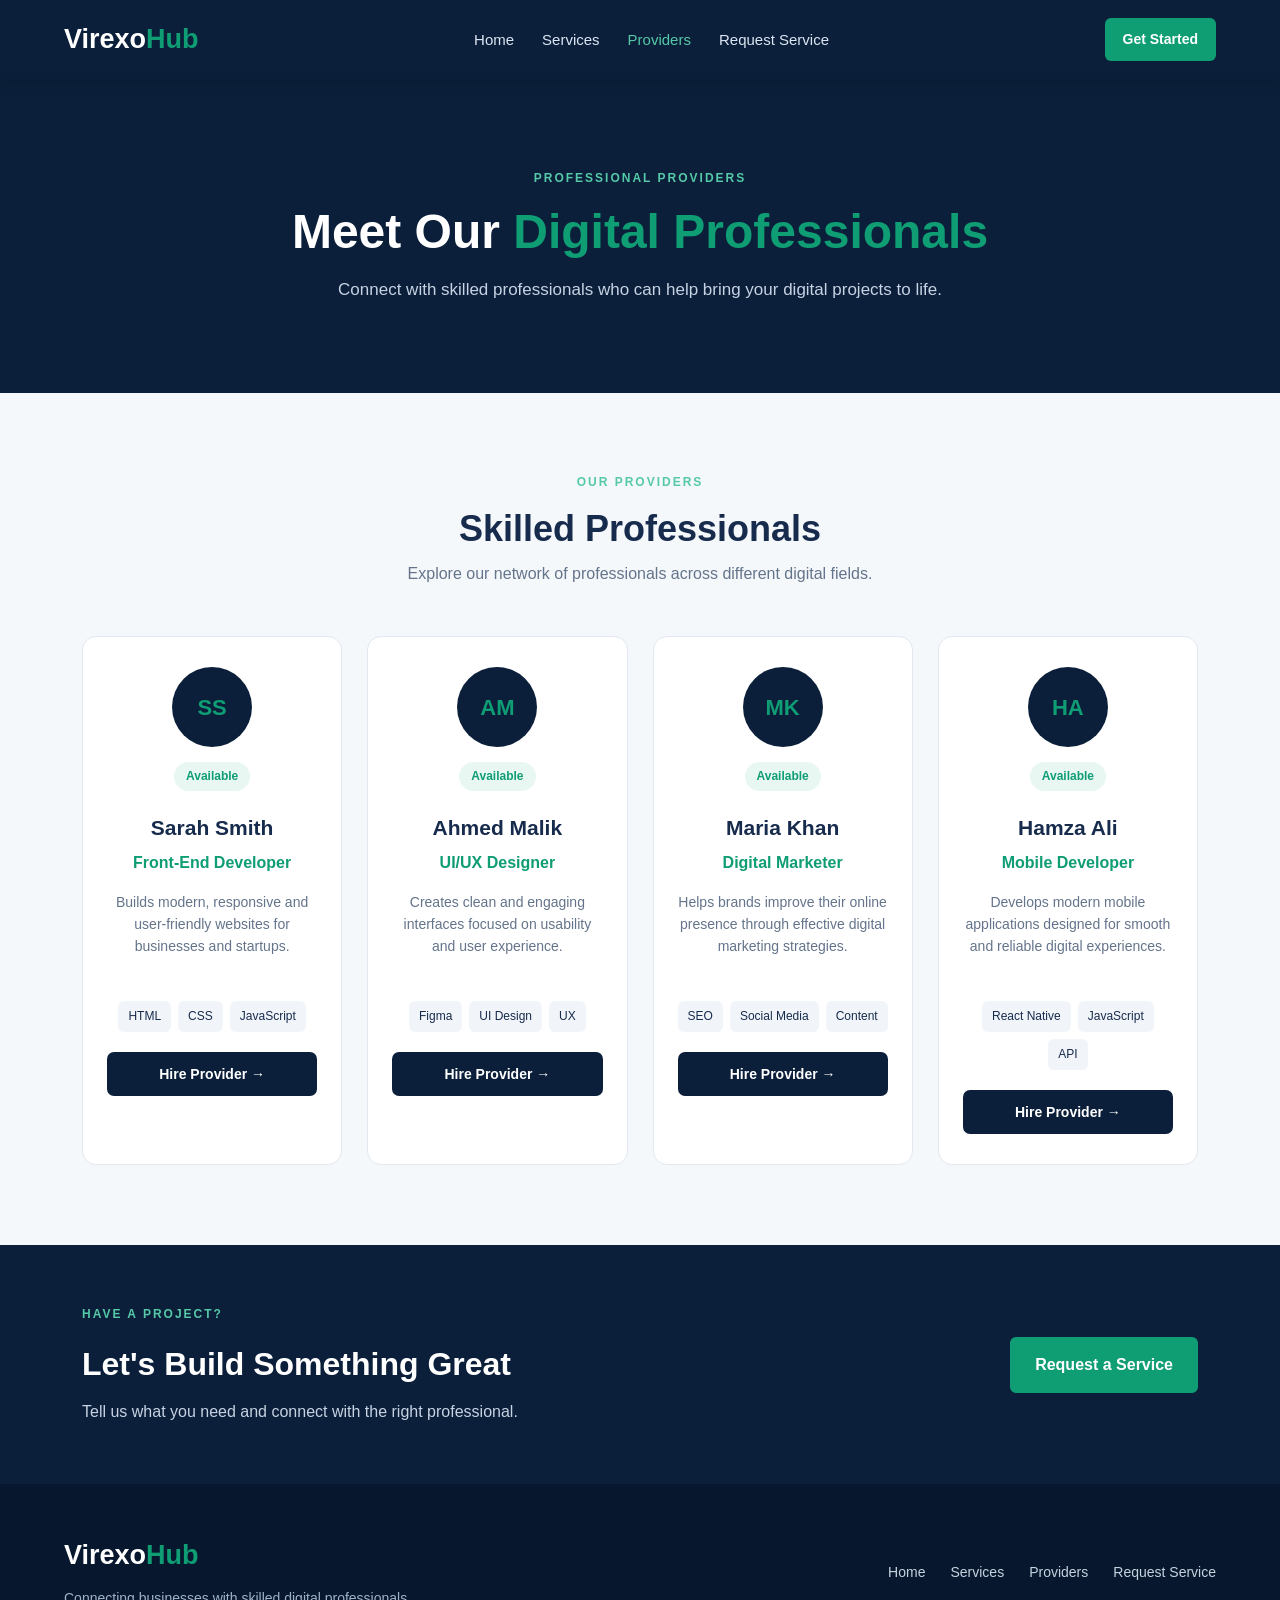
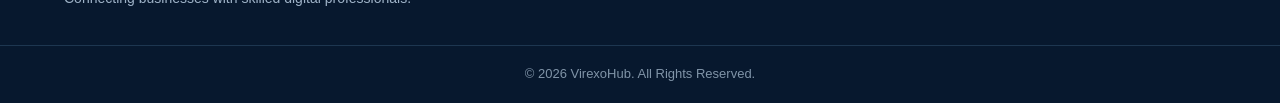
<file: providers.html>
<!DOCTYPE html>
<html lang="en">

<head>
    <meta charset="UTF-8">
    <meta name="viewport" content="width=device-width, initial-scale=1.0">

    <title>VirexoHub | Providers</title>

    <link rel="stylesheet" href="css/style.css">
    <link rel="stylesheet" href="css/providers.css">
    <link rel="stylesheet" href="css/responsive.css">
</head>

<body>

    <!-- =========================
         HEADER
    ========================== -->

    <header class="header">

        <div class="container nav">

            <a href="index.html" class="logo">
                Virexo<span>Hub</span>
            </a>

            <nav class="nav-links">

                <a href="index.html">
                    Home
                </a>

                <a href="services.html">
                    Services
                </a>

                <a href="providers.html" class="active">
                    Providers
                </a>

                <a href="request.html">
                    Request Service
                </a>

            </nav>

            <a href="request.html" class="nav-button">
                Get Started
            </a>

        </div>

    </header>


    <!-- =========================
         PROVIDERS HERO
    ========================== -->

    <main>

        <section class="providers-hero">

            <div class="container providers-hero-content">

                <p class="section-tag">
                    PROFESSIONAL PROVIDERS
                </p>

                <h1>
                    Meet Our
                    <span>Digital Professionals</span>
                </h1>

                <p>
                    Connect with skilled professionals who can
                    help bring your digital projects to life.
                </p>

            </div>

        </section>


        <!-- =========================
             PROVIDERS SECTION
        ========================== -->

        <section class="providers-section">

            <div class="container">

                <div class="section-heading">

                    <p class="section-tag">
                        OUR PROVIDERS
                    </p>

                    <h2>
                        Skilled Professionals
                    </h2>

                    <p>
                        Explore our network of professionals
                        across different digital fields.
                    </p>

                </div>


                <!-- =========================
                     PROVIDERS GRID
                ========================== -->

                <div class="providers-grid">


                    <!-- PROVIDER 1 -->

                    <article class="provider-card">

                        <div class="provider-avatar">
                            SS
                        </div>

                        <span class="provider-status">
                            Available
                        </span>

                        <h3>
                            Sarah Smith
                        </h3>

                        <p class="provider-role">
                            Front-End Developer
                        </p>

                        <p class="provider-description">
                            Builds modern, responsive and
                            user-friendly websites for businesses
                            and startups.
                        </p>

                        <div class="provider-skills">

                            <span>HTML</span>
                            <span>CSS</span>
                            <span>JavaScript</span>

                        </div>

                        <a href="request.html" class="provider-button">
                            Hire Provider →
                        </a>

                    </article>


                    <!-- PROVIDER 2 -->

                    <article class="provider-card">

                        <div class="provider-avatar">
                            AM
                        </div>

                        <span class="provider-status">
                            Available
                        </span>

                        <h3>
                            Ahmed Malik
                        </h3>

                        <p class="provider-role">
                            UI/UX Designer
                        </p>

                        <p class="provider-description">
                            Creates clean and engaging interfaces
                            focused on usability and user experience.
                        </p>

                        <div class="provider-skills">

                            <span>Figma</span>
                            <span>UI Design</span>
                            <span>UX</span>

                        </div>

                        <a href="request.html" class="provider-button">
                            Hire Provider →
                        </a>

                    </article>


                    <!-- PROVIDER 3 -->

                    <article class="provider-card">

                        <div class="provider-avatar">
                            MK
                        </div>

                        <span class="provider-status">
                            Available
                        </span>

                        <h3>
                            Maria Khan
                        </h3>

                        <p class="provider-role">
                            Digital Marketer
                        </p>

                        <p class="provider-description">
                            Helps brands improve their online
                            presence through effective digital
                            marketing strategies.
                        </p>

                        <div class="provider-skills">

                            <span>SEO</span>
                            <span>Social Media</span>
                            <span>Content</span>

                        </div>

                        <a href="request.html" class="provider-button">
                            Hire Provider →
                        </a>

                    </article>


                    <!-- PROVIDER 4 -->

                    <article class="provider-card">

                        <div class="provider-avatar">
                            HA
                        </div>

                        <span class="provider-status">
                            Available
                        </span>

                        <h3>
                            Hamza Ali
                        </h3>

                        <p class="provider-role">
                            Mobile Developer
                        </p>

                        <p class="provider-description">
                            Develops modern mobile applications
                            designed for smooth and reliable
                            digital experiences.
                        </p>

                        <div class="provider-skills">

                            <span>React Native</span>
                            <span>JavaScript</span>
                            <span>API</span>

                        </div>

                        <a href="request.html" class="provider-button">
                            Hire Provider →
                        </a>

                    </article>

                </div>

            </div>

        </section>


        <!-- =========================
             CTA
        ========================== -->

        <section class="providers-cta">

            <div class="container">

                <div class="providers-cta-content">

                    <div>

                        <p class="section-tag">
                            HAVE A PROJECT?
                        </p>

                        <h2>
                            Let's Build Something Great
                        </h2>

                        <p>
                            Tell us what you need and connect
                            with the right professional.
                        </p>

                    </div>

                    <a href="request.html" class="btn primary-btn">
                        Request a Service
                    </a>

                </div>

            </div>

        </section>

    </main>


    <!-- =========================
         FOOTER
    ========================== -->

    <footer class="footer">

        <div class="container footer-content">

            <div>

                <a href="index.html" class="logo">
                    Virexo<span>Hub</span>
                </a>

                <p>
                    Connecting businesses with skilled
                    digital professionals.
                </p>

            </div>

            <div class="footer-links">

                <a href="index.html">
                    Home
                </a>

                <a href="services.html">
                    Services
                </a>

                <a href="providers.html">
                    Providers
                </a>

                <a href="request.html">
                    Request Service
                </a>

            </div>

        </div>

        <div class="footer-bottom">

            <p>
                © 2026 VirexoHub. All Rights Reserved.
            </p>

        </div>

    </footer>

</body>

</html>
</file>
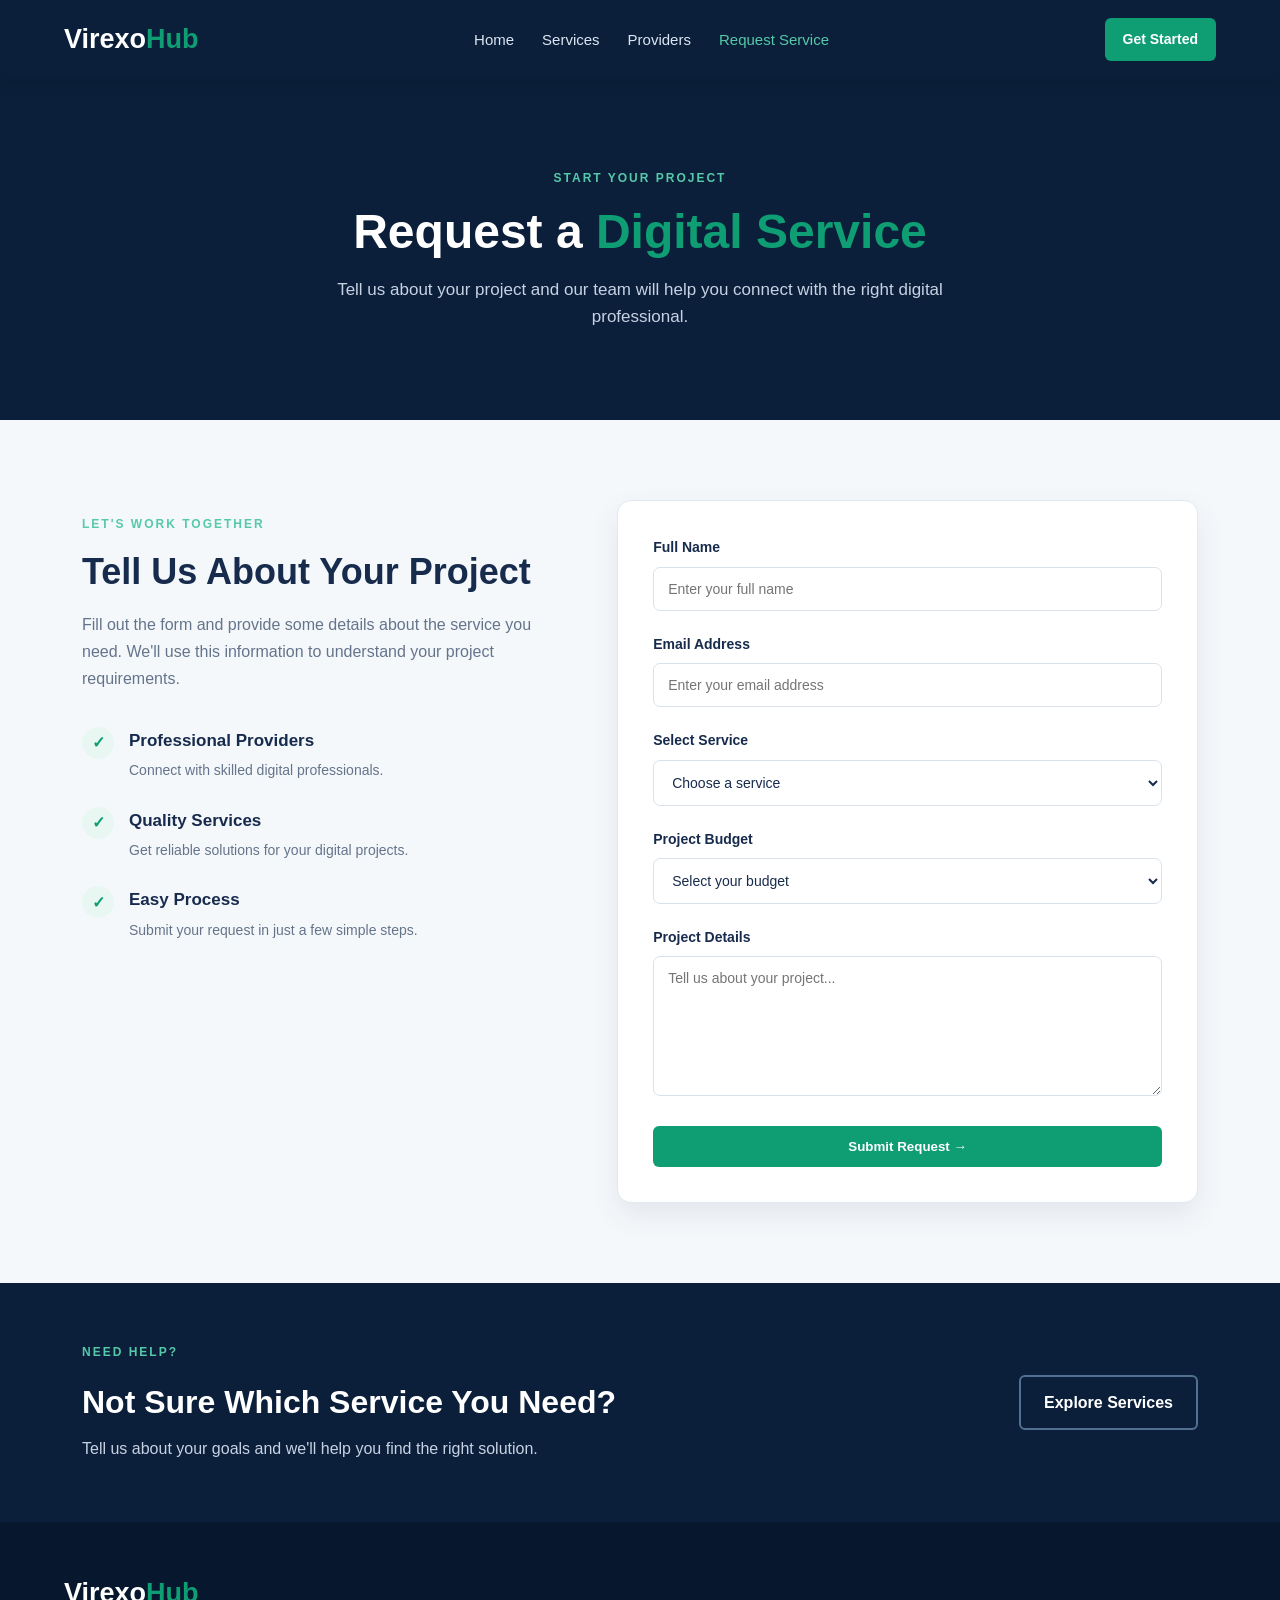
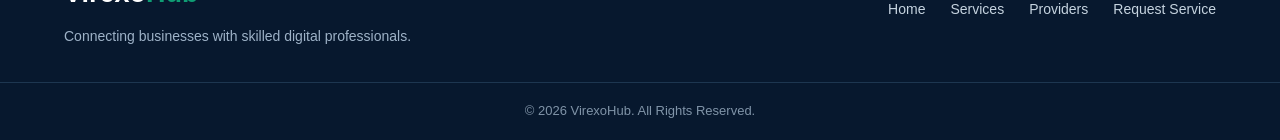
<file: request.html>
<!DOCTYPE html>
<html lang="en">

<head>
    <meta charset="UTF-8">
    <meta name="viewport" content="width=device-width, initial-scale=1.0">

    <title>VirexoHub | Request Service</title>

    <link rel="stylesheet" href="css/style.css">
    <link rel="stylesheet" href="css/request.css">
    <link rel="stylesheet" href="css/responsive.css">
</head>

<body>

    <!-- =========================
         HEADER
    ========================== -->

    <header class="header">

        <div class="container nav">

            <a href="index.html" class="logo">
                Virexo<span>Hub</span>
            </a>

            <nav class="nav-links">

                <a href="index.html">Home</a>

                <a href="services.html">Services</a>

                <a href="providers.html">Providers</a>

                <a href="request.html" class="active">
                    Request Service
                </a>

            </nav>

            <a href="request.html" class="nav-button">
                Get Started
            </a>

        </div>

    </header>


    <!-- =========================
         REQUEST HERO
    ========================== -->

    <main>

        <section class="request-hero">

            <div class="container request-hero-content">

                <p class="section-tag">
                    START YOUR PROJECT
                </p>

                <h1>
                    Request a
                    <span>Digital Service</span>
                </h1>

                <p>
                    Tell us about your project and our team
                    will help you connect with the right
                    digital professional.
                </p>

            </div>

        </section>


        <!-- =========================
             REQUEST FORM SECTION
        ========================== -->

        <section class="request-section">

            <div class="container request-wrapper">


                <!-- LEFT INFORMATION -->

                <div class="request-info">

                    <p class="section-tag">
                        LET'S WORK TOGETHER
                    </p>

                    <h2>
                        Tell Us About Your Project
                    </h2>

                    <p>
                        Fill out the form and provide some
                        details about the service you need.
                        We'll use this information to understand
                        your project requirements.
                    </p>


                    <div class="request-features">

                        <div class="request-feature">

                            <span class="feature-icon">
                                ✓
                            </span>

                            <div>
                                <h3>
                                    Professional Providers
                                </h3>

                                <p>
                                    Connect with skilled digital
                                    professionals.
                                </p>
                            </div>

                        </div>


                        <div class="request-feature">

                            <span class="feature-icon">
                                ✓
                            </span>

                            <div>
                                <h3>
                                    Quality Services
                                </h3>

                                <p>
                                    Get reliable solutions for
                                    your digital projects.
                                </p>
                            </div>

                        </div>


                        <div class="request-feature">

                            <span class="feature-icon">
                                ✓
                            </span>

                            <div>
                                <h3>
                                    Easy Process
                                </h3>

                                <p>
                                    Submit your request in
                                    just a few simple steps.
                                </p>
                            </div>

                        </div>

                    </div>

                </div>


                <!-- =========================
                     REQUEST FORM
                ========================== -->

                <div class="request-form-card">

                    <form id="serviceRequestForm" novalidate>

                        <!-- NAME -->

                        <div class="form-group">

                            <label for="name">
                                Full Name
                            </label>

                            <input
                                type="text"
                                id="name"
                                name="name"
                                placeholder="Enter your full name"
                                required
                            >

                        </div>


                        <!-- EMAIL -->

                        <div class="form-group">

                            <label for="email">
                                Email Address
                            </label>

                            <input
                                type="email"
                                id="email"
                                name="email"
                                placeholder="Enter your email address"
                                required
                            >

                        </div>


                        <!-- SERVICE -->

                        <div class="form-group">

                            <label for="service">
                                Select Service
                            </label>

                            <select
                                id="service"
                                name="service"
                                required
                            >

                                <option value="">
                                    Choose a service
                                </option>

                                <option value="web-development">
                                    Web Development
                                </option>

                                <option value="ui-ux">
                                    UI/UX Design
                                </option>

                                <option value="graphic-design">
                                    Graphic Design
                                </option>

                                <option value="mobile-development">
                                    Mobile App Development
                                </option>

                                <option value="digital-marketing">
                                    Digital Marketing
                                </option>

                            </select>

                        </div>


                        <!-- BUDGET -->

                        <div class="form-group">

                            <label for="budget">
                                Project Budget
                            </label>

                            <select
                                id="budget"
                                name="budget"
                                required
                            >

                                <option value="">
                                    Select your budget
                                </option>

                                <option value="under-100">
                                    Under $100
                                </option>

                                <option value="100-250">
                                    $100 - $250
                                </option>

                                <option value="250-500">
                                    $250 - $500
                                </option>

                                <option value="500-1000">
                                    $500 - $1,000
                                </option>

                                <option value="1000-plus">
                                    $1,000+
                                </option>

                            </select>

                        </div>


                        <!-- PROJECT DETAILS -->

                        <div class="form-group">

                            <label for="message">
                                Project Details
                            </label>

                            <textarea
                                id="message"
                                name="message"
                                rows="6"
                                placeholder="Tell us about your project..."
                                required
                            ></textarea>

                        </div>


                        <!-- SUBMIT -->

                        <button
                            type="submit"
                            class="btn primary-btn form-submit"
                        >
                            Submit Request →
                        </button>


                        <!-- FORM MESSAGE -->

                        <div
                            id="formMessage"
                            class="form-message"
                        ></div>

                    </form>

                </div>

            </div>

        </section>


        <!-- =========================
             CTA
        ========================== -->

        <section class="request-cta">

            <div class="container">

                <div class="request-cta-content">

                    <div>

                        <p class="section-tag">
                            NEED HELP?
                        </p>

                        <h2>
                            Not Sure Which Service You Need?
                        </h2>

                        <p>
                            Tell us about your goals and we'll
                            help you find the right solution.
                        </p>

                    </div>

                    <a
                        href="services.html"
                        class="btn secondary-btn"
                    >
                        Explore Services
                    </a>

                </div>

            </div>

        </section>

    </main>


    <!-- =========================
         FOOTER
    ========================== -->

    <footer class="footer">

        <div class="container footer-content">

            <div>

                <a href="index.html" class="logo">
                    Virexo<span>Hub</span>
                </a>

                <p>
                    Connecting businesses with skilled
                    digital professionals.
                </p>

            </div>

            <div class="footer-links">

                <a href="index.html">
                    Home
                </a>

                <a href="services.html">
                    Services
                </a>

                <a href="providers.html">
                    Providers
                </a>

                <a href="request.html">
                    Request Service
                </a>

            </div>

        </div>

        <div class="footer-bottom">

            <p>
                © 2026 VirexoHub. All Rights Reserved.
            </p>

        </div>

    </footer>


    <script src="js/form.js"></script>

</body>

</html>
</file>
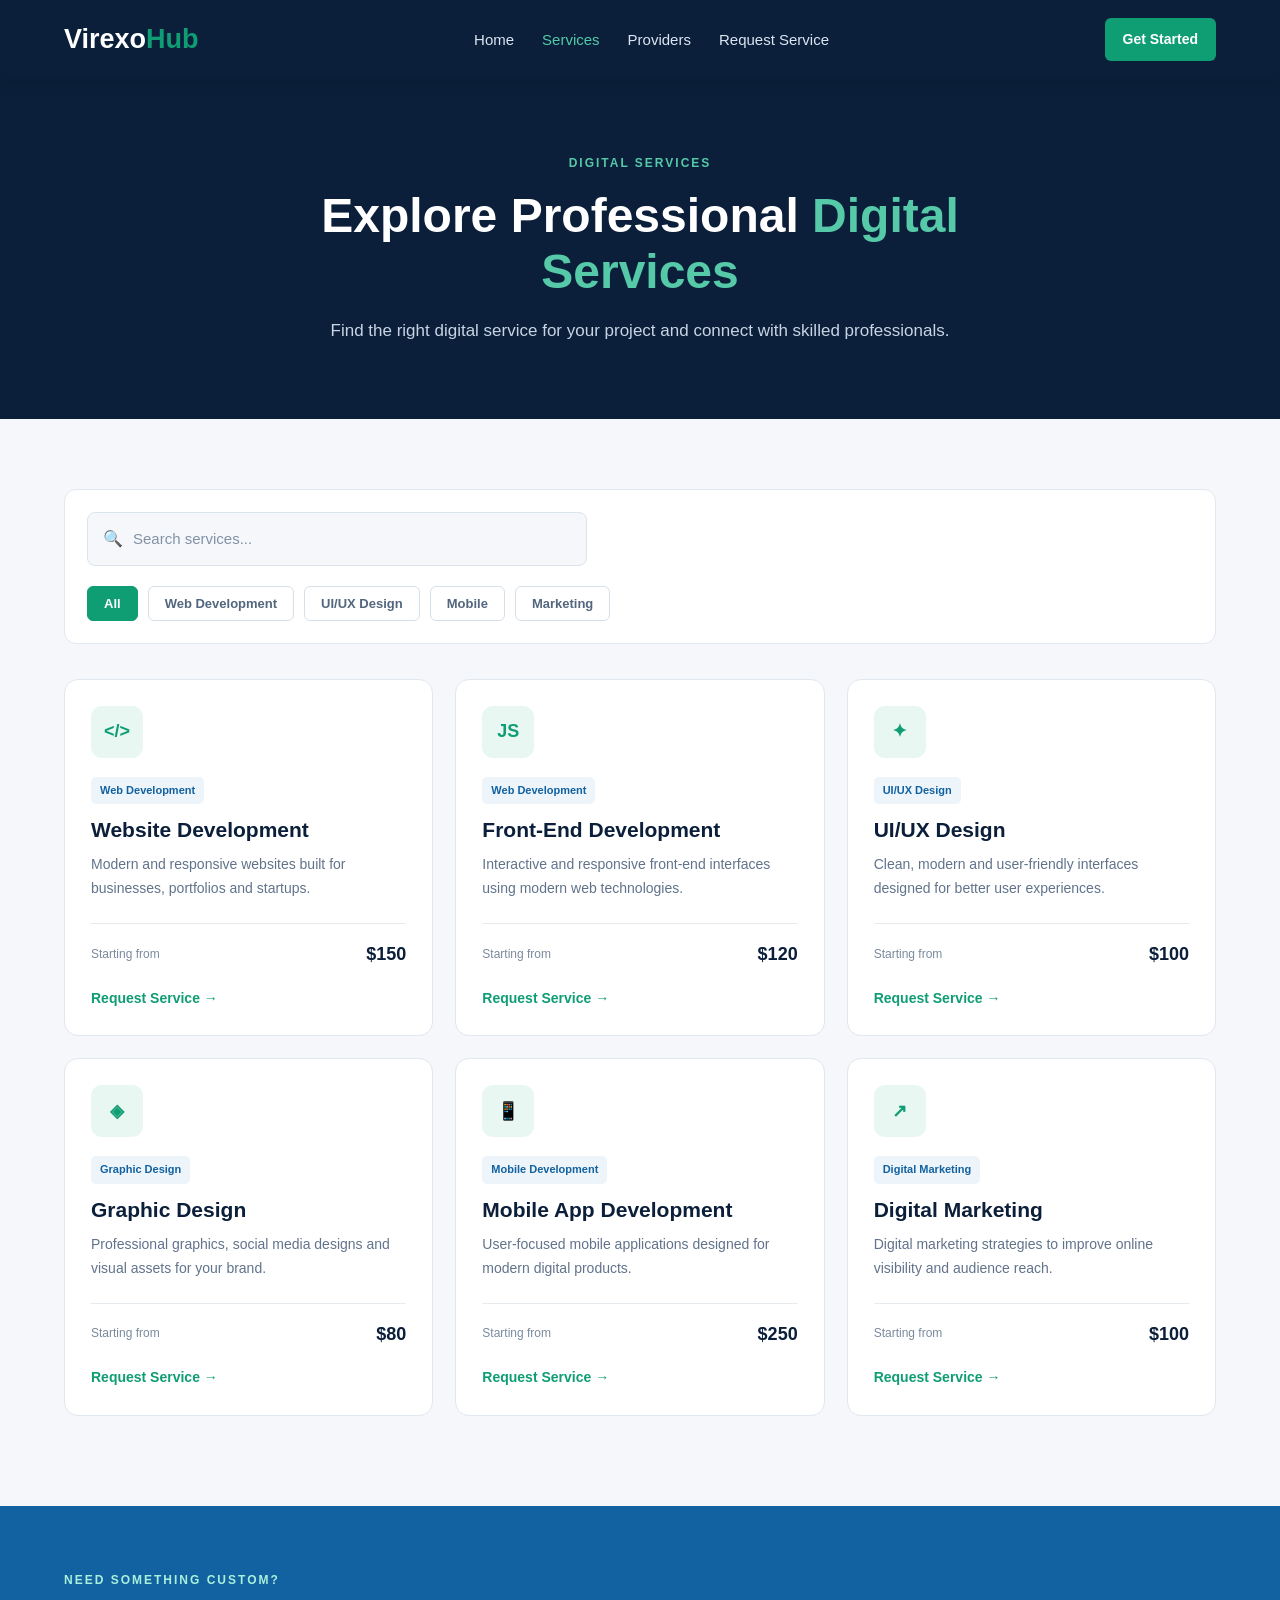
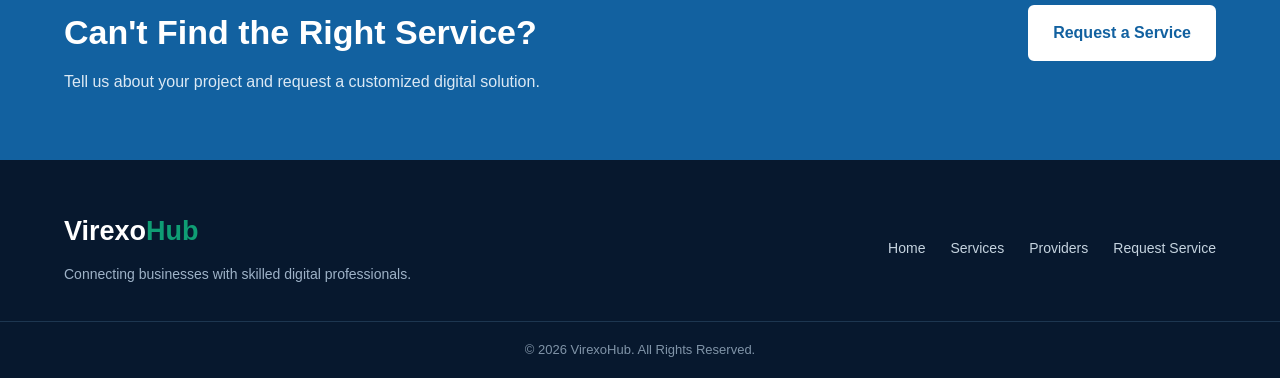
<file: services.html>
<!DOCTYPE html>
<html lang="en">
<head>
    <meta charset="UTF-8">
    <meta name="viewport" content="width=device-width, initial-scale=1.0">

    <title>VirexoHub | Services</title>

    <link rel="stylesheet" href="css/style.css">
    <link rel="stylesheet" href="css/services.css">
    <link rel="stylesheet" href="css/responsive.css">
</head>

<body>

    <!-- =========================
         HEADER
    ========================== -->

    <header class="header">

        <div class="container nav">

            <a href="index.html" class="logo">
                Virexo<span>Hub</span>
            </a>

            <nav class="nav-links">

                <a href="index.html">
                    Home
                </a>

                <a href="services.html" class="active">
                    Services
                </a>

                <a href="providers.html">
                    Providers
                </a>

                <a href="request.html">
                    Request Service
                </a>

            </nav>

            <a href="request.html" class="nav-button">
                Get Started
            </a>

        </div>

    </header>


    <!-- =========================
         SERVICES HERO
    ========================== -->

    <main>

        <section class="services-hero">

            <div class="container services-hero-content">

                <p class="section-tag">
                    DIGITAL SERVICES
                </p>

                <h1>
                    Explore Professional
                    <span>Digital Services</span>
                </h1>

                <p>
                    Find the right digital service for your project
                    and connect with skilled professionals.
                </p>

            </div>

        </section>


        <!-- =========================
             SEARCH & FILTER
        ========================== -->

        <section class="services-section">

            <div class="container">

                <div class="service-tools">

                    <div class="service-search">

                        <span>🔍</span>

                        <input
                            type="text"
                            id="serviceSearch"
                            placeholder="Search services..."
                        >

                    </div>


                    <div class="service-filter">

                        <button
                            class="filter-btn active"
                            data-category="all">
                            All
                        </button>

                        <button
                            class="filter-btn"
                            data-category="web">
                            Web Development
                        </button>

                        <button
                            class="filter-btn"
                            data-category="design">
                            UI/UX Design
                        </button>

                        <button
                            class="filter-btn"
                            data-category="mobile">
                            Mobile
                        </button>

                        <button
                            class="filter-btn"
                            data-category="marketing">
                            Marketing
                        </button>

                    </div>

                </div>


                <!-- =========================
                     SERVICE CARDS
                ========================== -->

                <div class="services-grid">


                    <!-- CARD 1 -->

                    <article
                        class="market-service-card"
                        data-category="web">

                        <div class="market-service-icon">
                            &lt;/&gt;
                        </div>

                        <span class="service-label">
                            Web Development
                        </span>

                        <h3>
                            Website Development
                        </h3>

                        <p>
                            Modern and responsive websites built
                            for businesses, portfolios and startups.
                        </p>

                        <div class="service-info">

                            <span>
                                Starting from
                            </span>

                            <strong>
                                $150
                            </strong>

                        </div>

                        <a href="request.html"
                           class="service-action">
                            Request Service →
                        </a>

                    </article>


                    <!-- CARD 2 -->

                    <article
                        class="market-service-card"
                        data-category="web">

                        <div class="market-service-icon">
                            JS
                        </div>

                        <span class="service-label">
                            Web Development
                        </span>

                        <h3>
                            Front-End Development
                        </h3>

                        <p>
                            Interactive and responsive front-end
                            interfaces using modern web technologies.
                        </p>

                        <div class="service-info">

                            <span>
                                Starting from
                            </span>

                            <strong>
                                $120
                            </strong>

                        </div>

                        <a href="request.html"
                           class="service-action">
                            Request Service →
                        </a>

                    </article>


                    <!-- CARD 3 -->

                    <article
                        class="market-service-card"
                        data-category="design">

                        <div class="market-service-icon">
                            ✦
                        </div>

                        <span class="service-label">
                            UI/UX Design
                        </span>

                        <h3>
                            UI/UX Design
                        </h3>

                        <p>
                            Clean, modern and user-friendly interfaces
                            designed for better user experiences.
                        </p>

                        <div class="service-info">

                            <span>
                                Starting from
                            </span>

                            <strong>
                                $100
                            </strong>

                        </div>

                        <a href="request.html"
                           class="service-action">
                            Request Service →
                        </a>

                    </article>


                    <!-- CARD 4 -->

                    <article
                        class="market-service-card"
                        data-category="design">

                        <div class="market-service-icon">
                            ◈
                        </div>

                        <span class="service-label">
                            Graphic Design
                        </span>

                        <h3>
                            Graphic Design
                        </h3>

                        <p>
                            Professional graphics, social media designs
                            and visual assets for your brand.
                        </p>

                        <div class="service-info">

                            <span>
                                Starting from
                            </span>

                            <strong>
                                $80
                            </strong>

                        </div>

                        <a href="request.html"
                           class="service-action">
                            Request Service →
                        </a>

                    </article>


                    <!-- CARD 5 -->

                    <article
                        class="market-service-card"
                        data-category="mobile">

                        <div class="market-service-icon">
                            📱
                        </div>

                        <span class="service-label">
                            Mobile Development
                        </span>

                        <h3>
                            Mobile App Development
                        </h3>

                        <p>
                            User-focused mobile applications designed
                            for modern digital products.
                        </p>

                        <div class="service-info">

                            <span>
                                Starting from
                            </span>

                            <strong>
                                $250
                            </strong>

                        </div>

                        <a href="request.html"
                           class="service-action">
                            Request Service →
                        </a>

                    </article>


                    <!-- CARD 6 -->

                    <article
                        class="market-service-card"
                        data-category="marketing">

                        <div class="market-service-icon">
                            ↗
                        </div>

                        <span class="service-label">
                            Digital Marketing
                        </span>

                        <h3>
                            Digital Marketing
                        </h3>

                        <p>
                            Digital marketing strategies to improve
                            online visibility and audience reach.
                        </p>

                        <div class="service-info">

                            <span>
                                Starting from
                            </span>

                            <strong>
                                $100
                            </strong>

                        </div>

                        <a href="request.html"
                           class="service-action">
                            Request Service →
                        </a>

                    </article>


                </div>


                <!-- NO RESULTS -->

                <div id="noResults" class="no-results">

                    <h3>
                        No services found
                    </h3>

                    <p>
                        Try another search or category.
                    </p>

                </div>

            </div>

        </section>


        <!-- =========================
             CTA
        ========================== -->

        <section class="services-cta">

            <div class="container">

                <div class="services-cta-content">

                    <div>

                        <p class="section-tag">
                            NEED SOMETHING CUSTOM?
                        </p>

                        <h2>
                            Can't Find the Right Service?
                        </h2>

                        <p>
                            Tell us about your project and
                            request a customized digital solution.
                        </p>

                    </div>

                    <a href="request.html"
                       class="btn primary-btn">
                        Request a Service
                    </a>

                </div>

            </div>

        </section>

    </main>


    <!-- =========================
         FOOTER
    ========================== -->

    <footer class="footer">

        <div class="container footer-content">

            <div>

                <a href="index.html" class="logo">
                    Virexo<span>Hub</span>
                </a>

                <p>
                    Connecting businesses with skilled
                    digital professionals.
                </p>

            </div>

            <div class="footer-links">

                <a href="index.html">
                    Home
                </a>

                <a href="services.html">
                    Services
                </a>

                <a href="providers.html">
                    Providers
                </a>

                <a href="request.html">
                    Request Service
                </a>

            </div>

        </div>

        <div class="footer-bottom">

            <p>
                © 2026 VirexoHub. All Rights Reserved.
            </p>

        </div>

    </footer>


    <script src="js/services.js"></script>

</body>
</html>
</file>
<file: css/style.css>
/* =========================
   GLOBAL STYLES
========================= */

* {
    margin: 0;
    padding: 0;
    box-sizing: border-box;
}

html {
    scroll-behavior: smooth;
}

body {
    font-family: Arial, sans-serif;
    background: #f5f7fb;
    color: #172b4d;
    line-height: 1.6;
}

a {
    text-decoration: none;
}

.container {
    width: 90%;
    max-width: 1180px;
    margin: auto;
}


/* =========================
   HEADER / NAVBAR
========================= */

.header {
    background: #0b1f3a;
    padding: 18px 0;
    position: sticky;
    top: 0;
    z-index: 1000;
    box-shadow: 0 4px 15px rgba(0, 0, 0, 0.08);
}

.nav {
    display: flex;
    align-items: center;
    justify-content: space-between;
    gap: 25px;
}

.logo {
    color: #ffffff;
    font-size: 27px;
    font-weight: 700;
    white-space: nowrap;
}

.logo span {
    color: #0f9d74;
}

.nav-links {
    display: flex;
    align-items: center;
    gap: 28px;
}

.nav-links a {
    color: #dce6f2;
    font-size: 15px;
    font-weight: 500;
    transition: 0.3s ease;
}

.nav-links a:hover,
.nav-links a.active {
    color: #55c9a8;
}

.nav-button {
    background: #0f9d74;
    color: #ffffff;
    padding: 10px 18px;
    border-radius: 6px;
    font-size: 14px;
    font-weight: 600;
    transition: 0.3s ease;
}

.nav-button:hover {
    background: #55c9a8;
    color: #0b1f3a;
}


/* =========================
   HERO SECTION
========================= */

.hero {
    background: #0b1f3a;
    color: #ffffff;
    padding: 90px 0 100px;
    overflow: hidden;
}

.hero-content {
    display: flex;
    align-items: center;
    justify-content: space-between;
    gap: 70px;
}

.hero-text {
    flex: 1;
    max-width: 620px;
}

.hero-tag,
.section-tag {
    color: #55c9a8;
    font-size: 12px;
    font-weight: 700;
    letter-spacing: 2px;
    margin-bottom: 15px;
}

.hero h1 {
    font-size: 54px;
    line-height: 1.12;
    margin-bottom: 24px;
    color: #ffffff;
}

.hero h1 span {
    color: #55c9a8;
    display: block;
}

.hero-description {
    color: #d3dfeb;
    font-size: 17px;
    max-width: 580px;
    margin-bottom: 32px;
}

.hero-buttons {
    display: flex;
    align-items: center;
    gap: 15px;
}

.btn {
    display: inline-block;
    padding: 13px 23px;
    border-radius: 6px;
    font-weight: 600;
    transition: 0.3s ease;
    cursor: pointer;
}

.primary-btn {
    background: #0f9d74;
    color: #ffffff;
    border: 2px solid #0f9d74;
}

.primary-btn:hover {
    background: #55c9a8;
    border-color: #55c9a8;
    color: #0b1f3a;
}

.secondary-btn {
    background: transparent;
    color: #ffffff;
    border: 2px solid #52708f;
}

.secondary-btn:hover {
    border-color: #55c9a8;
    color: #55c9a8;
}


/* =========================
   HERO CARD
========================= */

.hero-card {
    flex: 0 0 410px;
    background: #102b4d;
    border: 1px solid #244463;
    border-radius: 18px;
    padding: 28px;
    box-shadow: 0 20px 50px rgba(0, 0, 0, 0.2);
}

.hero-card-top {
    display: flex;
    align-items: center;
    gap: 9px;
    color: #b9c9d9;
    font-size: 13px;
    margin-bottom: 28px;
}

.status-dot {
    width: 9px;
    height: 9px;
    background: #0f9d74;
    border-radius: 50%;
    display: inline-block;
}

.hero-stat-main {
    display: flex;
    flex-direction: column;
    margin-bottom: 25px;
}

.hero-stat-main strong {
    color: #ffffff;
    font-size: 48px;
    line-height: 1;
}

.hero-stat-main span {
    color: #9eb2c7;
    margin-top: 8px;
}

.hero-mini-cards {
    display: grid;
    grid-template-columns: 1fr 1fr;
    gap: 12px;
    margin-bottom: 20px;
}

.mini-card {
    background: #0b1f3a;
    border-radius: 10px;
    padding: 18px;
    border: 1px solid #244463;
}

.mini-card strong {
    display: block;
    color: #55c9a8;
    font-size: 24px;
}

.mini-card span {
    color: #9eb2c7;
    font-size: 13px;
}

.hero-search {
    display: flex;
    align-items: center;
    gap: 10px;
    background: #f5f7fb;
    color: #718399;
    border-radius: 8px;
    padding: 13px 15px;
    font-size: 13px;
}


/* =========================
   SECTION HEADING
========================= */

.section-heading {
    max-width: 700px;
    margin: 0 auto 45px;
    text-align: center;
}

.section-heading h2 {
    color: #0b1f3a;
    font-size: 38px;
    line-height: 1.2;
    margin-bottom: 15px;
}

.section-heading h2 span {
    color: #0f9d74;
}

.section-heading > p:last-child {
    color: #61738b;
}


/* =========================
   SERVICES PREVIEW
========================= */

.services-preview {
    background: #ffffff;
    padding: 90px 0;
}

.service-grid {
    display: grid;
    grid-template-columns: repeat(4, 1fr);
    gap: 20px;
}

.service-card {
    background: #ffffff;
    border: 1px solid #e1e8ef;
    border-radius: 12px;
    padding: 27px 22px;
    transition: 0.3s ease;
}

.service-card:hover {
    transform: translateY(-7px);
    border-color: #0f9d74;
    box-shadow: 0 12px 30px rgba(11, 31, 58, 0.1);
}

.service-icon {
    width: 48px;
    height: 48px;
    display: flex;
    align-items: center;
    justify-content: center;
    background: #e8f7f2;
    color: #0f9d74;
    border-radius: 10px;
    font-size: 20px;
    font-weight: 700;
    margin-bottom: 20px;
}

.service-card h3 {
    color: #0b1f3a;
    font-size: 19px;
    margin-bottom: 10px;
}

.service-card p {
    color: #61738b;
    font-size: 14px;
    margin-bottom: 18px;
}

.service-card a {
    color: #1261a0;
    font-size: 14px;
    font-weight: 700;
}

.service-card a:hover {
    color: #0f9d74;
}


/* =========================
   HOW IT WORKS
========================= */

.how-section {
    background: #f5f7fb;
    padding: 90px 0;
}

.steps-grid {
    display: grid;
    grid-template-columns: repeat(3, 1fr);
    gap: 25px;
}

.step-card {
    background: #ffffff;
    padding: 30px;
    border-radius: 12px;
    border: 1px solid #e1e8ef;
    position: relative;
}

.step-number {
    color: #0f9d74;
    font-size: 14px;
    font-weight: 700;
    margin-bottom: 18px;
}

.step-card h3 {
    color: #0b1f3a;
    font-size: 21px;
    margin-bottom: 10px;
}

.step-card p {
    color: #61738b;
    font-size: 14px;
}


/* =========================
   STATS
========================= */

.stats-section {
    background: #0b1f3a;
    padding: 55px 0;
}

.stats-grid {
    display: grid;
    grid-template-columns: repeat(4, 1fr);
    gap: 20px;
    text-align: center;
}

.stat {
    border-right: 1px solid #294663;
}

.stat:last-child {
    border-right: none;
}

.stat strong {
    display: block;
    color: #55c9a8;
    font-size: 36px;
    margin-bottom: 5px;
}

.stat span {
    color: #c0cfdd;
    font-size: 14px;
}


/* =========================
   CTA
========================= */

.cta-section {
    background: #1261a0;
    color: #ffffff;
    padding: 70px 0;
}

.cta-content {
    display: flex;
    align-items: center;
    justify-content: space-between;
    gap: 40px;
}

.cta-content h2 {
    font-size: 36px;
    margin-bottom: 10px;
}

.cta-content p:not(.section-tag) {
    color: #e0ebf5;
    max-width: 650px;
}

.cta-content .section-tag {
    color: #a9f0dc;
}

.cta-content .primary-btn {
    background: #ffffff;
    color: #1261a0;
    border-color: #ffffff;
    white-space: nowrap;
}

.cta-content .primary-btn:hover {
    background: transparent;
    color: #ffffff;
}


/* =========================
   FOOTER
========================= */

.footer {
    background: #07182e;
    color: #ffffff;
    padding-top: 50px;
}

.footer-content {
    display: flex;
    justify-content: space-between;
    gap: 40px;
    padding-bottom: 35px;
}

.footer-content p {
    color: #9eb2c7;
    font-size: 14px;
    margin-top: 10px;
    max-width: 350px;
}

.footer-links {
    display: flex;
    gap: 25px;
    align-items: center;
}

.footer-links a {
    color: #c5d3df;
    font-size: 14px;
    transition: 0.3s ease;
}

.footer-links a:hover {
    color: #55c9a8;
}

.footer-bottom {
    border-top: 1px solid #1d3650;
    text-align: center;
    padding: 18px 0;
}

.footer-bottom p {
    color: #8094a8;
    font-size: 13px;
}


/* =========================
   TABLET
========================= */

@media (max-width: 1000px) {

    .nav-links {
        gap: 15px;
    }

    .hero-content {
        gap: 40px;
    }

    .hero h1 {
        font-size: 44px;
    }

    .hero-card {
        flex-basis: 360px;
    }

    .service-grid {
        grid-template-columns: repeat(2, 1fr);
    }

    .steps-grid {
        grid-template-columns: repeat(3, 1fr);
    }
}


/* =========================
   MOBILE
========================= */

@media (max-width: 800px) {

    .header {
        position: static;
    }

    .nav {
        flex-wrap: wrap;
        justify-content: center;
    }

    .nav-links {
        order: 3;
        width: 100%;
        justify-content: center;
        flex-wrap: wrap;
        gap: 15px;
    }

    .nav-button {
        display: none;
    }

    .hero {
        padding: 70px 0;
    }

    .hero-content {
        flex-direction: column;
        text-align: center;
    }

    .hero-text {
        max-width: 100%;
    }

    .hero h1 {
        font-size: 40px;
    }

    .hero-description {
        margin-left: auto;
        margin-right: auto;
    }

    .hero-buttons {
        justify-content: center;
        flex-wrap: wrap;
    }

    .hero-card {
        width: 100%;
        max-width: 480px;
        flex: none;
    }

    .section-heading h2 {
        font-size: 31px;
    }

    .service-grid {
        grid-template-columns: 1fr;
    }

    .steps-grid {
        grid-template-columns: 1fr;
    }

    .stats-grid {
        grid-template-columns: repeat(2, 1fr);
        gap: 30px 10px;
    }

    .stat {
        border-right: none;
    }

    .cta-content {
        flex-direction: column;
        text-align: center;
    }

    .footer-content {
        flex-direction: column;
        text-align: center;
        align-items: center;
    }

    .footer-links {
        flex-wrap: wrap;
        justify-content: center;
    }
}


/* =========================
   SMALL MOBILE
========================= */

@media (max-width: 480px) {

    .container {
        width: 92%;
    }

    .logo {
        font-size: 24px;
    }

    .nav-links a {
        font-size: 13px;
    }

    .hero h1 {
        font-size: 34px;
    }

    .hero-buttons {
        flex-direction: column;
    }

    .hero-buttons .btn {
        width: 100%;
    }

    .hero-card {
        padding: 22px;
    }

    .hero-stat-main strong {
        font-size: 40px;
    }

    .stats-grid {
        grid-template-columns: 1fr 1fr;
    }

    .stat strong {
        font-size: 30px;
    }

    .cta-content h2 {
        font-size: 29px;
    }
}
/* =========================
   HERO IMAGE
========================= */

.hero-image-card {
    width: 100%;
    max-width: 560px;
    margin-left: auto;
    border-radius: 22px;
    overflow: hidden;
    border: 1px solid rgba(85, 201, 168, 0.25);
    box-shadow: 0 25px 60px rgba(0, 0, 0, 0.28);
    background: #0b1f3a;
}

.hero-image-card img {
    display: block;
    width: 100%;
    height: 390px;
    object-fit: cover;
    object-position: center;
    transition: transform 0.5s ease;
}

.hero-image-card:hover img {
    transform: scale(1.03);
}
</file>
<file: css/providers.css>
/* =========================
   PROVIDERS HERO
========================= */

.providers-hero {
    background: #0b1f3a;
    padding: 90px 20px;
    text-align: center;
}

.providers-hero-content {
    max-width: 800px;
    margin: auto;
}

.providers-hero h1 {
    color: #ffffff;
    font-size: 48px;
    line-height: 1.2;
    margin: 15px 0;
}

.providers-hero h1 span {
    color: #0f9d74;
}

.providers-hero p:not(.section-tag) {
    color: #c7d2e3;
    font-size: 17px;
    max-width: 650px;
    margin: auto;
}


/* =========================
   PROVIDERS SECTION
========================= */

.providers-section {
    background: #f5f8fb;
    padding: 80px 20px;
}

.section-heading {
    text-align: center;
    max-width: 700px;
    margin: 0 auto 50px;
}

.section-heading h2 {
    color: #172b4d;
    font-size: 36px;
    margin: 10px 0;
}

.section-heading p:not(.section-tag) {
    color: #64748b;
}


/* =========================
   PROVIDERS GRID
========================= */

.providers-grid {
    display: grid;
    grid-template-columns: repeat(4, 1fr);
    gap: 25px;
}


/* =========================
   PROVIDER CARD
========================= */

.provider-card {
    position: relative;
    background: #ffffff;
    border: 1px solid #e2e8f0;
    border-radius: 14px;
    padding: 30px 24px;
    text-align: center;
    transition: 0.3s ease;
}

.provider-card:hover {
    transform: translateY(-8px);
    box-shadow: 0 15px 35px rgba(11, 31, 58, 0.12);
}


/* =========================
   PROVIDER AVATAR
========================= */

.provider-avatar {
    width: 80px;
    height: 80px;
    margin: 0 auto 15px;
    border-radius: 50%;
    background: #0b1f3a;
    color: #0f9d74;

    display: flex;
    align-items: center;
    justify-content: center;

    font-size: 22px;
    font-weight: 700;
}


/* =========================
   STATUS
========================= */

.provider-status {
    display: inline-block;
    background: #e8f7f2;
    color: #0f9d74;

    padding: 5px 12px;
    border-radius: 20px;

    font-size: 12px;
    font-weight: 600;

    margin-bottom: 15px;
}


/* =========================
   PROVIDER INFORMATION
========================= */

.provider-card h3 {
    color: #172b4d;
    font-size: 21px;
    margin: 5px 0;
}

.provider-role {
    color: #0f9d74;
    font-weight: 600;
    margin-bottom: 15px;
}

.provider-description {
    color: #64748b;
    font-size: 14px;
    line-height: 1.6;
    min-height: 90px;
}


/* =========================
   PROVIDER SKILLS
========================= */

.provider-skills {
    display: flex;
    flex-wrap: wrap;
    justify-content: center;
    gap: 7px;
    margin: 20px 0;
}

.provider-skills span {
    background: #f1f5f9;
    color: #172b4d;

    padding: 6px 10px;
    border-radius: 6px;

    font-size: 12px;
}


/* =========================
   PROVIDER BUTTON
========================= */

.provider-button {
    display: inline-block;

    width: 100%;
    padding: 11px 15px;

    background: #0b1f3a;
    color: #ffffff;

    border-radius: 7px;

    text-decoration: none;
    font-size: 14px;
    font-weight: 600;

    transition: 0.3s ease;
}

.provider-button:hover {
    background: #0f9d74;
}


/* =========================
   PROVIDERS CTA
========================= */

.providers-cta {
    background: #0b1f3a;
    padding: 60px 20px;
}

.providers-cta-content {
    display: flex;
    align-items: center;
    justify-content: space-between;
    gap: 30px;
}

.providers-cta h2 {
    color: #ffffff;
    font-size: 32px;
    margin: 8px 0;
}

.providers-cta p:not(.section-tag) {
    color: #c7d2e3;
}


/* =========================
   RESPONSIVE
========================= */

@media (max-width: 1100px) {

    .providers-grid {
        grid-template-columns: repeat(2, 1fr);
    }

}


@media (max-width: 700px) {

    .providers-hero h1 {
        font-size: 36px;
    }

    .providers-grid {
        grid-template-columns: 1fr;
    }

    .providers-cta-content {
        flex-direction: column;
        align-items: flex-start;
    }

}
</file>
<file: css/responsive.css>
/* =========================
   TABLET RESPONSIVE
========================= */

@media (max-width: 1000px) {

    .container {
        width: 92%;
    }

    .nav-links {
        gap: 16px;
    }

    .hero-content {
        gap: 40px;
    }

    .hero h1 {
        font-size: 44px;
    }

    .hero-card {
        flex-basis: 360px;
    }

    .service-grid {
        grid-template-columns: repeat(2, 1fr);
    }
}


/* =========================
   MOBILE RESPONSIVE
========================= */

@media (max-width: 800px) {

    .header {
        position: static;
    }

    .nav {
        flex-wrap: wrap;
        justify-content: center;
    }

    .logo {
        margin-right: auto;
    }

    .nav-links {
        order: 3;
        width: 100%;
        justify-content: center;
        flex-wrap: wrap;
        gap: 14px;
        margin-top: 10px;
    }

    .nav-button {
        display: none;
    }


    /* HERO */

    .hero {
        padding: 70px 0;
    }

    .hero-content {
        flex-direction: column;
        text-align: center;
    }

    .hero-text {
        max-width: 100%;
    }

    .hero h1 {
        font-size: 40px;
    }

    .hero-description {
        margin-left: auto;
        margin-right: auto;
    }

    .hero-buttons {
        justify-content: center;
        flex-wrap: wrap;
    }

    .hero-card {
        width: 100%;
        max-width: 480px;
        flex: none;
    }


    /* SERVICES */

    .service-grid {
        grid-template-columns: 1fr;
    }


    /* HOW IT WORKS */

    .steps-grid {
        grid-template-columns: 1fr;
    }


    /* STATS */

    .stats-grid {
        grid-template-columns: repeat(2, 1fr);
        gap: 30px 10px;
    }

    .stat {
        border-right: none;
    }


    /* CTA */

    .cta-content {
        flex-direction: column;
        text-align: center;
    }


    /* FOOTER */

    .footer-content {
        flex-direction: column;
        text-align: center;
        align-items: center;
    }

    .footer-links {
        flex-wrap: wrap;
        justify-content: center;
    }
}


/* =========================
   SMALL MOBILE
========================= */

@media (max-width: 480px) {

    .container {
        width: 92%;
    }

    .logo {
        font-size: 24px;
    }

    .nav-links {
        gap: 10px;
    }

    .nav-links a {
        font-size: 13px;
    }


    /* HERO */

    .hero {
        padding: 55px 0;
    }

    .hero h1 {
        font-size: 34px;
    }

    .hero-description {
        font-size: 15px;
    }

    .hero-buttons {
        flex-direction: column;
    }

    .hero-buttons .btn {
        width: 100%;
    }

    .hero-card {
        padding: 22px;
    }

    .hero-stat-main strong {
        font-size: 40px;
    }


    /* SECTION HEADINGS */

    .section-heading h2 {
        font-size: 30px;
    }


    /* STATS */

    .stats-grid {
        grid-template-columns: 1fr 1fr;
    }

    .stat strong {
        font-size: 28px;
    }


    /* CTA */

    .cta-content h2 {
        font-size: 29px;
    }
}
</file>
<file: css/request.css>
/* =========================
   REQUEST HERO
========================= */

.request-hero {
    background: #0b1f3a;
    padding: 90px 20px;
    text-align: center;
}

.request-hero-content {
    max-width: 800px;
    margin: auto;
}

.request-hero h1 {
    color: #ffffff;
    font-size: 48px;
    line-height: 1.2;
    margin: 15px 0;
}

.request-hero h1 span {
    color: #0f9d74;
}

.request-hero p:not(.section-tag) {
    color: #c7d2e3;
    font-size: 17px;
    max-width: 650px;
    margin: auto;
}


/* =========================
   REQUEST SECTION
========================= */

.request-section {
    background: #f5f8fb;
    padding: 80px 20px;
}

.request-wrapper {
    display: grid;
    grid-template-columns: 0.9fr 1.1fr;
    gap: 60px;
    align-items: start;
}


/* =========================
   REQUEST INFORMATION
========================= */

.request-info {
    padding-top: 15px;
}

.request-info h2 {
    color: #172b4d;
    font-size: 36px;
    line-height: 1.2;
    margin: 12px 0 18px;
}

.request-info > p:not(.section-tag) {
    color: #64748b;
    line-height: 1.7;
    max-width: 520px;
}


/* =========================
   REQUEST FEATURES
========================= */

.request-features {
    margin-top: 35px;
}

.request-feature {
    display: flex;
    align-items: flex-start;
    gap: 15px;
    margin-bottom: 25px;
}

.feature-icon {
    min-width: 32px;
    height: 32px;

    display: flex;
    align-items: center;
    justify-content: center;

    background: #e8f7f2;
    color: #0f9d74;

    border-radius: 50%;
    font-weight: 700;
}

.request-feature h3 {
    color: #172b4d;
    font-size: 17px;
    margin: 0 0 5px;
}

.request-feature p {
    color: #64748b;
    font-size: 14px;
    margin: 0;
}


/* =========================
   FORM CARD
========================= */

.request-form-card {
    background: #ffffff;
    border: 1px solid #e2e8f0;
    border-radius: 14px;
    padding: 35px;

    box-shadow: 0 12px 30px rgba(11, 31, 58, 0.08);
}


/* =========================
   FORM GROUP
========================= */

.form-group {
    margin-bottom: 22px;
}

.form-group label {
    display: block;
    color: #172b4d;
    font-size: 14px;
    font-weight: 600;
    margin-bottom: 8px;
}

.form-group input,
.form-group select,
.form-group textarea {
    width: 100%;

    padding: 13px 14px;

    border: 1px solid #d9e2ec;
    border-radius: 7px;

    background: #ffffff;
    color: #172b4d;

    font-family: inherit;
    font-size: 14px;

    outline: none;
    transition: 0.3s ease;
}

.form-group input:focus,
.form-group select:focus,
.form-group textarea:focus {
    border-color: #0f9d74;
    box-shadow: 0 0 0 3px rgba(15, 157, 116, 0.1);
}

.form-group textarea {
    resize: vertical;
    min-height: 140px;
}


/* =========================
   FORM SUBMIT
========================= */

.form-submit {
    width: 100%;
    border: none;
    cursor: pointer;
    font-family: inherit;
}


/* =========================
   FORM MESSAGE
========================= */

.form-message {
    margin-top: 15px;
    padding: 12px 15px;
    border-radius: 7px;
    font-size: 14px;
    display: none;
}

.form-message.success {
    display: block;
    background: #e8f7f2;
    color: #087a59;
}

.form-message.error {
    display: block;
    background: #feecec;
    color: #c0392b;
}


/* =========================
   REQUEST CTA
========================= */

.request-cta {
    background: #0b1f3a;
    padding: 60px 20px;
}

.request-cta-content {
    display: flex;
    align-items: center;
    justify-content: space-between;
    gap: 30px;
}

.request-cta h2 {
    color: #ffffff;
    font-size: 32px;
    margin: 8px 0;
}

.request-cta p:not(.section-tag) {
    color: #c7d2e3;
}


/* =========================
   RESPONSIVE
========================= */

@media (max-width: 900px) {

    .request-wrapper {
        grid-template-columns: 1fr;
        gap: 40px;
    }

}

@media (max-width: 700px) {

    .request-hero h1 {
        font-size: 36px;
    }

    .request-info h2 {
        font-size: 30px;
    }

    .request-form-card {
        padding: 25px 20px;
    }

    .request-cta-content {
        flex-direction: column;
        align-items: flex-start;
    }

}
</file>
<file: css/services.css>
/* =========================
   SERVICES HERO
========================= */

.services-hero {
    background: #0b1f3a;
    color: #ffffff;
    padding: 75px 0;
    text-align: center;
}

.services-hero-content {
    max-width: 800px;
}

.services-hero h1 {
    font-size: 48px;
    line-height: 1.15;
    margin-bottom: 18px;
}

.services-hero h1 span {
    color: #55c9a8;
}

.services-hero p:last-child {
    color: #c7d5e3;
    font-size: 17px;
    max-width: 650px;
    margin: auto;
}


/* =========================
   SERVICES SECTION
========================= */

.services-section {
    background: #f5f7fb;
    padding: 70px 0 90px;
}


/* =========================
   SEARCH + FILTER
========================= */

.service-tools {
    background: #ffffff;
    padding: 22px;
    border: 1px solid #e1e8ef;
    border-radius: 12px;
    margin-bottom: 35px;
}

.service-search {
    display: flex;
    align-items: center;
    gap: 10px;
    background: #f5f7fb;
    border: 1px solid #dce4ec;
    border-radius: 8px;
    padding: 13px 15px;
    max-width: 500px;
    margin-bottom: 20px;
}

.service-search span {
    font-size: 16px;
}

.service-search input {
    width: 100%;
    border: none;
    outline: none;
    background: transparent;
    color: #172b4d;
    font-size: 15px;
}

.service-search input::placeholder {
    color: #8292a5;
}

.service-filter {
    display: flex;
    flex-wrap: wrap;
    gap: 10px;
}

.filter-btn {
    background: #ffffff;
    color: #52667d;
    border: 1px solid #d6e0e9;
    padding: 9px 16px;
    border-radius: 6px;
    font-size: 13px;
    font-weight: 600;
    cursor: pointer;
    transition: 0.3s ease;
}

.filter-btn:hover {
    border-color: #0f9d74;
    color: #0f9d74;
}

.filter-btn.active {
    background: #0f9d74;
    color: #ffffff;
    border-color: #0f9d74;
}


/* =========================
   SERVICES GRID
========================= */

.services-grid {
    display: grid;
    grid-template-columns: repeat(3, 1fr);
    gap: 22px;
}

.market-service-card {
    background: #ffffff;
    border: 1px solid #e0e7ee;
    border-radius: 14px;
    padding: 26px;
    transition: 0.3s ease;
}

.market-service-card:hover {
    transform: translateY(-6px);
    border-color: #0f9d74;
    box-shadow: 0 15px 35px rgba(11, 31, 58, 0.1);
}


/* =========================
   SERVICE ICON
========================= */

.market-service-icon {
    width: 52px;
    height: 52px;
    display: flex;
    align-items: center;
    justify-content: center;
    background: #e8f7f2;
    color: #0f9d74;
    border-radius: 11px;
    font-size: 18px;
    font-weight: 700;
    margin-bottom: 18px;
}


/* =========================
   SERVICE LABEL
========================= */

.service-label {
    display: inline-block;
    color: #1261a0;
    background: #edf5fb;
    padding: 5px 9px;
    border-radius: 5px;
    font-size: 11px;
    font-weight: 700;
    margin-bottom: 12px;
}


/* =========================
   SERVICE CARD CONTENT
========================= */

.market-service-card h3 {
    color: #0b1f3a;
    font-size: 21px;
    line-height: 1.3;
    margin-bottom: 10px;
}

.market-service-card p {
    color: #61738b;
    font-size: 14px;
    line-height: 1.7;
    margin-bottom: 22px;
}


/* =========================
   SERVICE PRICE
========================= */

.service-info {
    display: flex;
    align-items: center;
    justify-content: space-between;
    border-top: 1px solid #e6ebf0;
    padding-top: 16px;
    margin-bottom: 18px;
}

.service-info span {
    color: #7a8a9d;
    font-size: 12px;
}

.service-info strong {
    color: #0b1f3a;
    font-size: 18px;
}


/* =========================
   SERVICE ACTION
========================= */

.service-action {
    display: block;
    color: #0f9d74;
    font-size: 14px;
    font-weight: 700;
    transition: 0.3s ease;
}

.service-action:hover {
    color: #1261a0;
}


/* =========================
   NO RESULTS
========================= */

.no-results {
    display: none;
    text-align: center;
    background: #ffffff;
    border: 1px solid #e1e8ef;
    border-radius: 12px;
    padding: 45px 20px;
    margin-top: 25px;
}

.no-results h3 {
    color: #0b1f3a;
    margin-bottom: 8px;
}

.no-results p {
    color: #718399;
    font-size: 14px;
}


/* =========================
   SERVICES CTA
========================= */

.services-cta {
    background: #1261a0;
    color: #ffffff;
    padding: 65px 0;
}

.services-cta-content {
    display: flex;
    align-items: center;
    justify-content: space-between;
    gap: 35px;
}

.services-cta-content h2 {
    font-size: 34px;
    margin-bottom: 10px;
}

.services-cta-content p:not(.section-tag) {
    color: #dce9f4;
}

.services-cta-content .section-tag {
    color: #a9f0dc;
}

.services-cta-content .primary-btn {
    background: #ffffff;
    color: #1261a0;
    border-color: #ffffff;
    white-space: nowrap;
}

.services-cta-content .primary-btn:hover {
    background: transparent;
    color: #ffffff;
}


/* =========================
   TABLET
========================= */

@media (max-width: 1000px) {

    .services-grid {
        grid-template-columns: repeat(2, 1fr);
    }

    .services-hero h1 {
        font-size: 42px;
    }
}


/* =========================
   MOBILE
========================= */

@media (max-width: 700px) {

    .services-hero {
        padding: 60px 0;
    }

    .services-hero h1 {
        font-size: 36px;
    }

    .services-hero p:last-child {
        font-size: 15px;
    }

    .services-section {
        padding: 55px 0 70px;
    }

    .services-grid {
        grid-template-columns: 1fr;
    }

    .service-tools {
        padding: 18px;
    }

    .service-search {
        max-width: 100%;
    }

    .filter-btn {
        flex: 1;
        min-width: 120px;
    }

    .services-cta-content {
        flex-direction: column;
        text-align: center;
    }

    .services-cta-content h2 {
        font-size: 29px;
    }
}


/* =========================
   SMALL MOBILE
========================= */

@media (max-width: 480px) {

    .services-hero h1 {
        font-size: 31px;
    }

    .service-filter {
        flex-direction: column;
    }

    .filter-btn {
        width: 100%;
    }

    .market-service-card {
        padding: 22px;
    }
}
</file>
